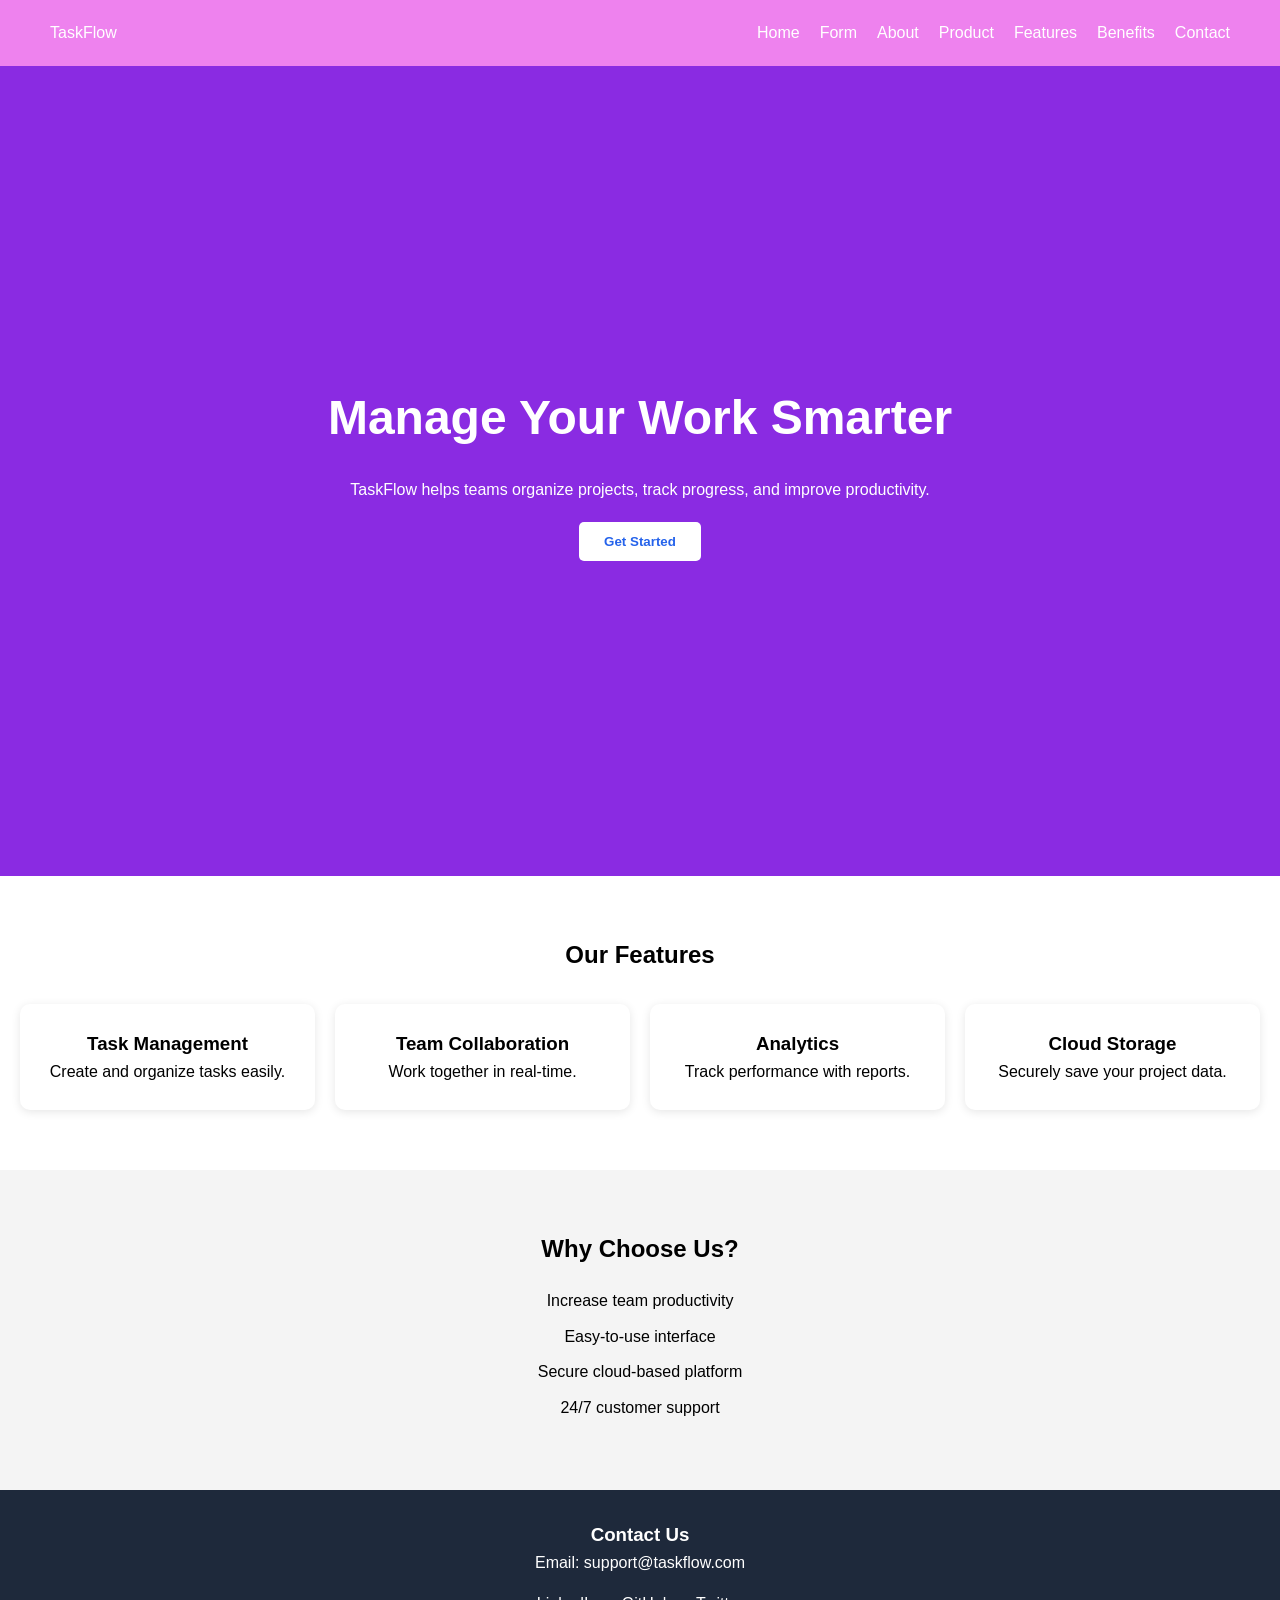
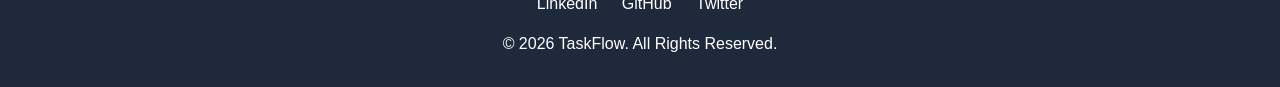
<file: git-class/Challenge1/Html/index.html>
<!DOCTYPE html>
<html lang="en">
<head>
    <meta charset="UTF-8">
    <meta name="viewport" content="width=device-width, initial-scale=1.0">
    <title>TaskFlow - Product Website</title>
    <link rel="stylesheet" href="../Css/index.css">
</head>
<body>

    <nav class="navbar">
        <div class="logo">TaskFlow</div>

        <ul class="nav-links">
            <li><a href="#">Home</a></li>
            <li><a href="./form.html">Form</a></li>
            <li><a href="./about.html">About</a></li>
            <li><a href="./product.html">Product</a></li>
            <li><a href="#features">Features</a></li>
            <li><a href="#benefits">Benefits</a></li>
            <li><a href="#contact">Contact</a></li>
        </ul>
    </nav>

   
    <section class="hero">
        <div class="hero-content">
            <h1>Manage Your Work Smarter</h1>

            <p>
                TaskFlow helps teams organize projects,
                track progress, and improve productivity.
            </p>

            <button>Get Started</button>
        </div>
    </section>
    <section id="features" class="features">
        <h2>Our Features</h2>

        <div class="feature-container">

            <div class="card">
                <h3>Task Management</h3>
                <p>Create and organize tasks easily.</p>
            </div>

            <div class="card">
                <h3>Team Collaboration</h3>
                <p>Work together in real-time.</p>
            </div>

            <div class="card">
                <h3>Analytics</h3>
                <p>Track performance with reports.</p>
            </div>

            <div class="card">
                <h3>Cloud Storage</h3>
                <p>Securely save your project data.</p>
            </div>

        </div>
    </section>
    <section id="benefits" class="benefits">
        <h2>Why Choose Us?</h2>

        <ul>
            <li>Increase team productivity</li>
            <li>Easy-to-use interface</li>
            <li>Secure cloud-based platform</li>
            <li>24/7 customer support</li>
        </ul>
    </section>
    <footer id="contact">
        <h3>Contact Us</h3>

        <p>Email: support@taskflow.com</p>

        <div class="social">
            <a href="#">LinkedIn</a>
            <a href="#">GitHub</a>
            <a href="#">Twitter</a>
        </div>

        <p>© 2026 TaskFlow. All Rights Reserved.</p>
    </footer>
</body>
</html>
</file>
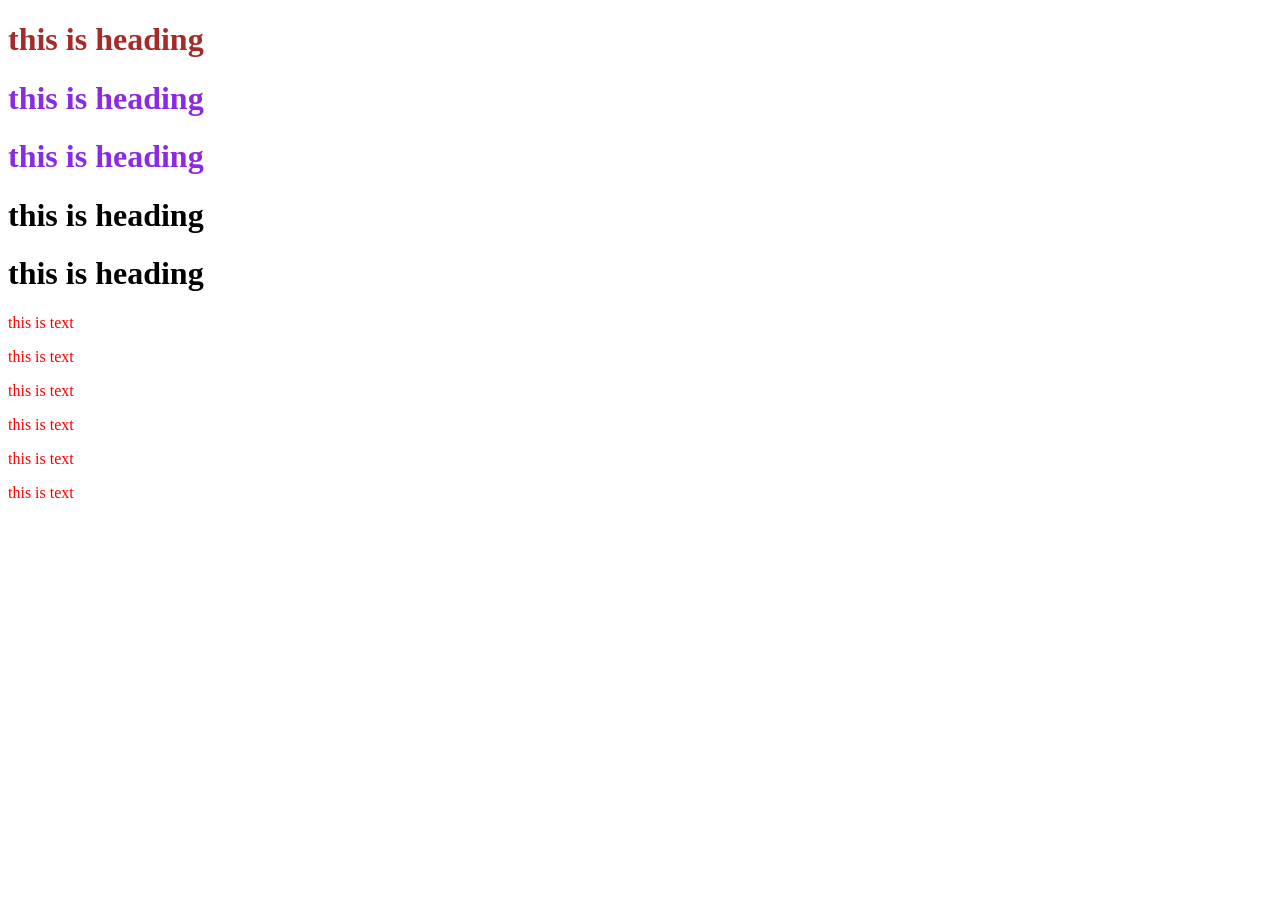
<file: git-class/HTMLClass/index2.html>
<!DOCTYPE html>
<html lang="en">
<head>
    <style>
        p{
            color:red
        }
        .blue{
            color: brown;
        }
        #bluevoilet{
            color:blueviolet
        }
        
    </style>
    <title>Document</title>
</head>
<body>
    <h1 class="blue">this is heading</h1>
    <h1 id="bluevoilet">this is heading</h1>
    <h1 id="bluevoilet">this is heading</h1>
    <h1>this is heading</h1>
    <h1>this is heading</h1>
    <p>this is text</p>
    <p>this is text</p>
    <p>this is text</p>
    <p>this is text</p>
    <p>this is text</p>
    <p>this is text</p>
</body>
</html>
</file>
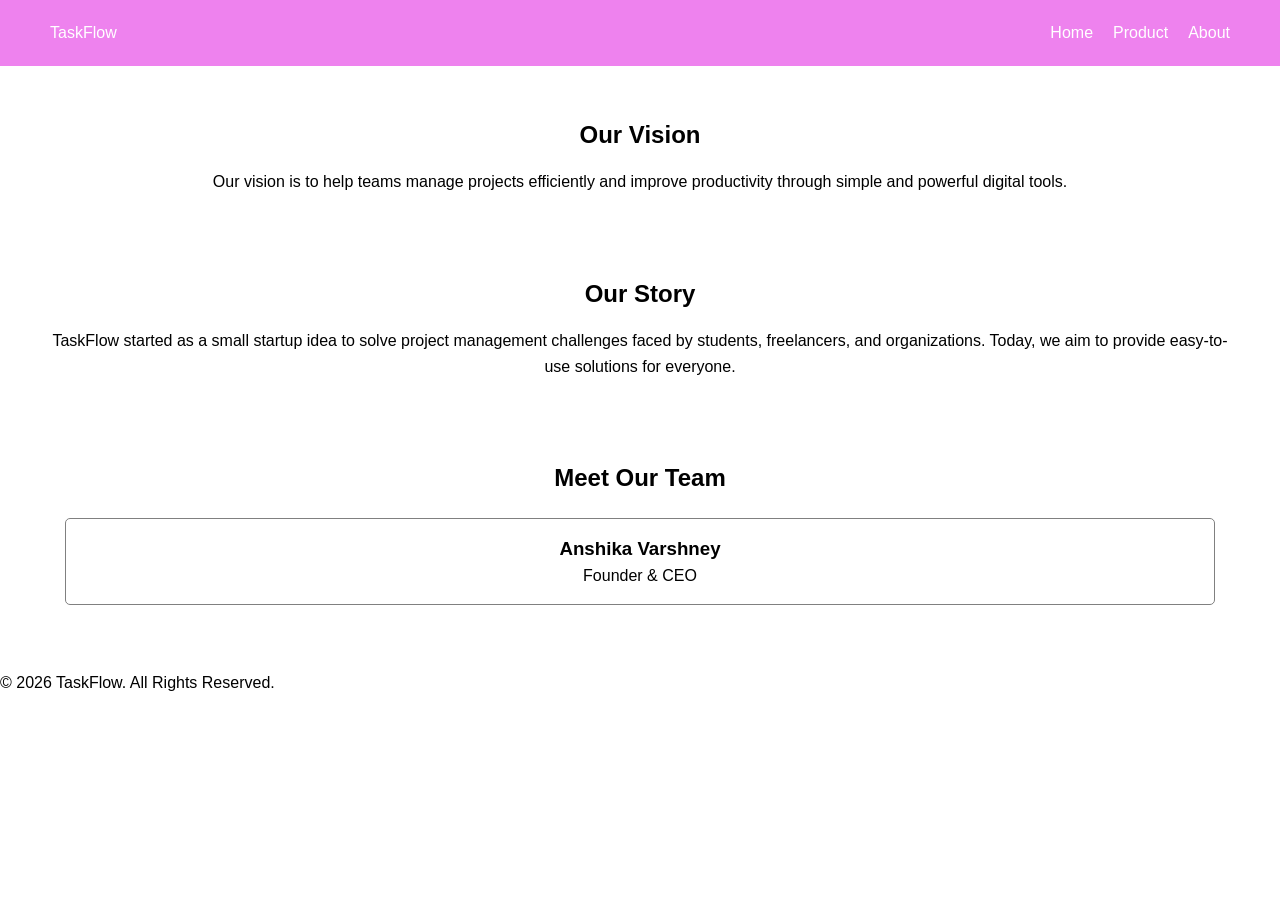
<file: git-class/Challenge1/Html/about.html>
<!DOCTYPE html>
<html lang="en">
<head>
    <meta charset="UTF-8">
    <meta name="viewport" content="width=device-width, initial-scale=1.0">
    <title>About TaskFlow</title>
    <link rel="stylesheet" href="../Css/about.css">
</head>
<body>
    <nav class="navbar">
        <div class="logo">TaskFlow</div>

        <ul class="nav-links">
            <li><a href="./index.html">Home</a></li>
            <li><a href="./product.html">Product</a></li>
            <li><a href="./about.html">About</a></li>
        </ul>
    </nav>

    <!-- Product Vision -->
    <section class="about-section">
        <h1>Our Vision</h1>

        <p>
            Our vision is to help teams manage projects
            efficiently and improve productivity through
            simple and powerful digital tools.
        </p>
    </section>
    <section class="about-section">
        <h2>Our Story</h2>

        <p>
            TaskFlow started as a small startup idea to solve
            project management challenges faced by students,
            freelancers, and organizations. Today, we aim to
            provide easy-to-use solutions for everyone.
        </p>
    </section>
    <section class="about-section">
        <h2>Meet Our Team</h2>

        <div class="team-container">

            <div class="card">
                <h3>Anshika Varshney</h3>
                <p>Founder & CEO</p>
            </div>


        </div>
    </section>
    <footer>
        <p>© 2026 TaskFlow. All Rights Reserved.</p>
    </footer>

</body>
</html>
</file>
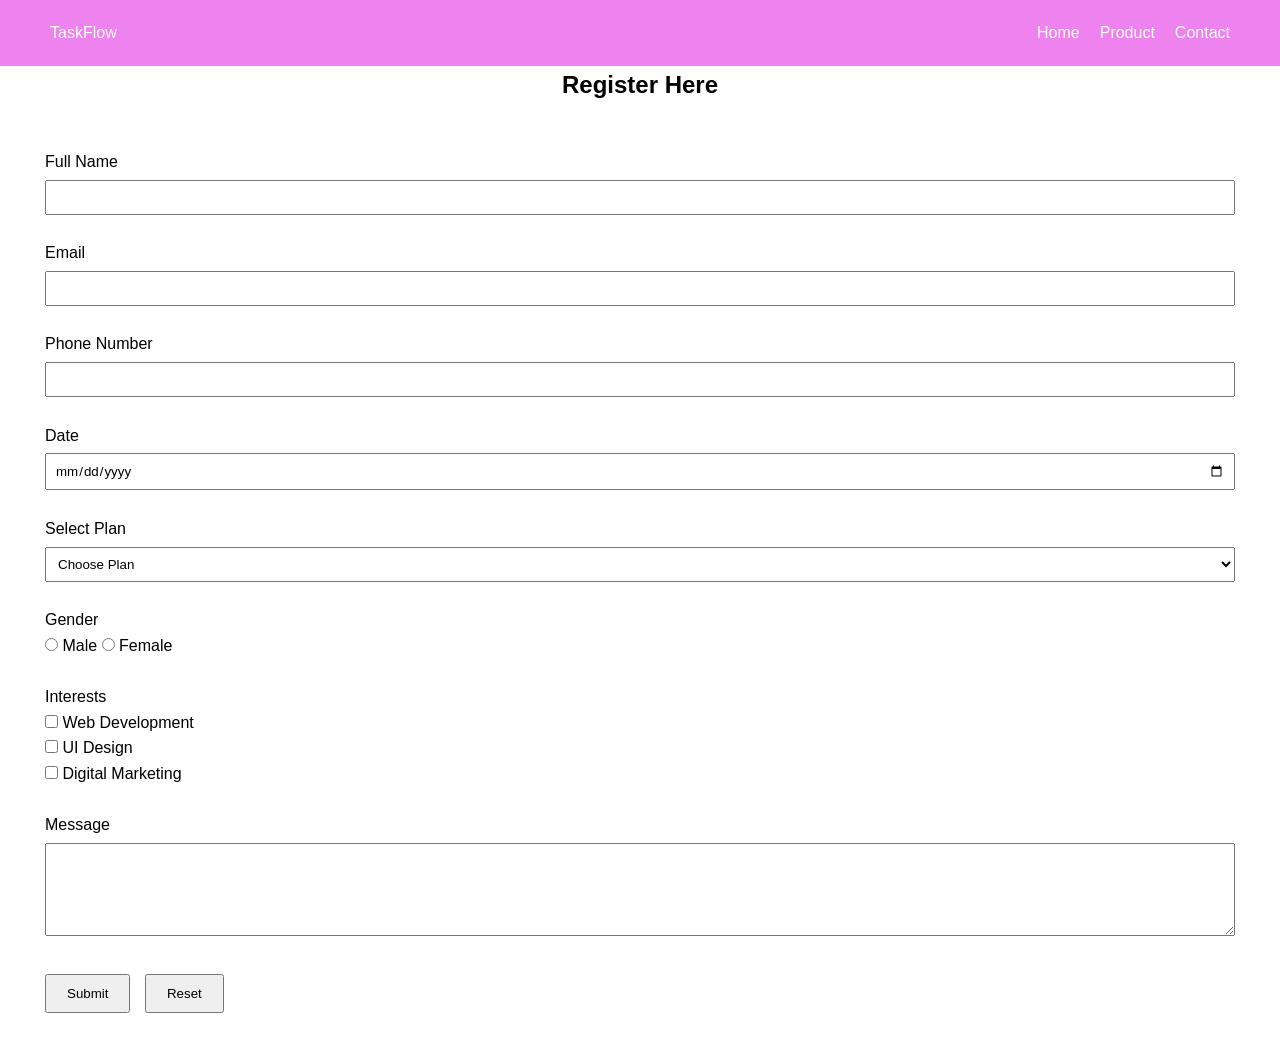
<file: git-class/Challenge1/Html/form.html>
<!DOCTYPE html>
<html lang="en">
<head>
    <meta charset="UTF-8">
    <meta name="viewport" content="width=device-width, initial-scale=1.0">
    <title>Contact Us</title>
    <link rel="stylesheet" href="../Css/form.css">
</head>
<body>

    <nav class="navbar">
        <div class="logo">TaskFlow</div>

        <ul class="nav-links">
            <li><a href="./index.html">Home</a></li>
            <li><a href="./product.html">Product</a></li>
            <li><a href="./contact.html">Contact</a></li>
        </ul>
    </nav>

    <section class="contact-form">

        <h1>Register Here</h1>

        <form>

            <label>Full Name</label><br>
            <input type="text" required><br><br>

            <label>Email</label><br>
            <input type="email" required><br><br>

            <label>Phone Number</label><br>
            <input type="tel" pattern="[0-9]{10}" required><br><br>

            <label>Date</label><br>
            <input type="date" required><br><br>

            <label>Select Plan</label><br>
            <select required>
                <option value="">Choose Plan</option>
                <option>Basic</option>
                <option>Pro</option>
                <option>Enterprise</option>
            </select>
            <br><br>

            <label>Gender</label><br>

            <input type="radio" name="gender">
            <label>Male</label>

            <input type="radio" name="gender">
            <label>Female</label>

            <br><br>

            <label>Interests</label><br>

            <input type="checkbox">
            <label>Web Development</label><br>

            <input type="checkbox">
            <label>UI Design</label><br>

            <input type="checkbox">
            <label>Digital Marketing</label>

            <br><br>

            <label>Message</label><br>

            <textarea rows="5" cols="40"></textarea>

            <br><br>

            <input type="submit" value="Submit">
            <input type="reset" value="Reset">

        </form>

    </section>

</body>
</html>
</file>
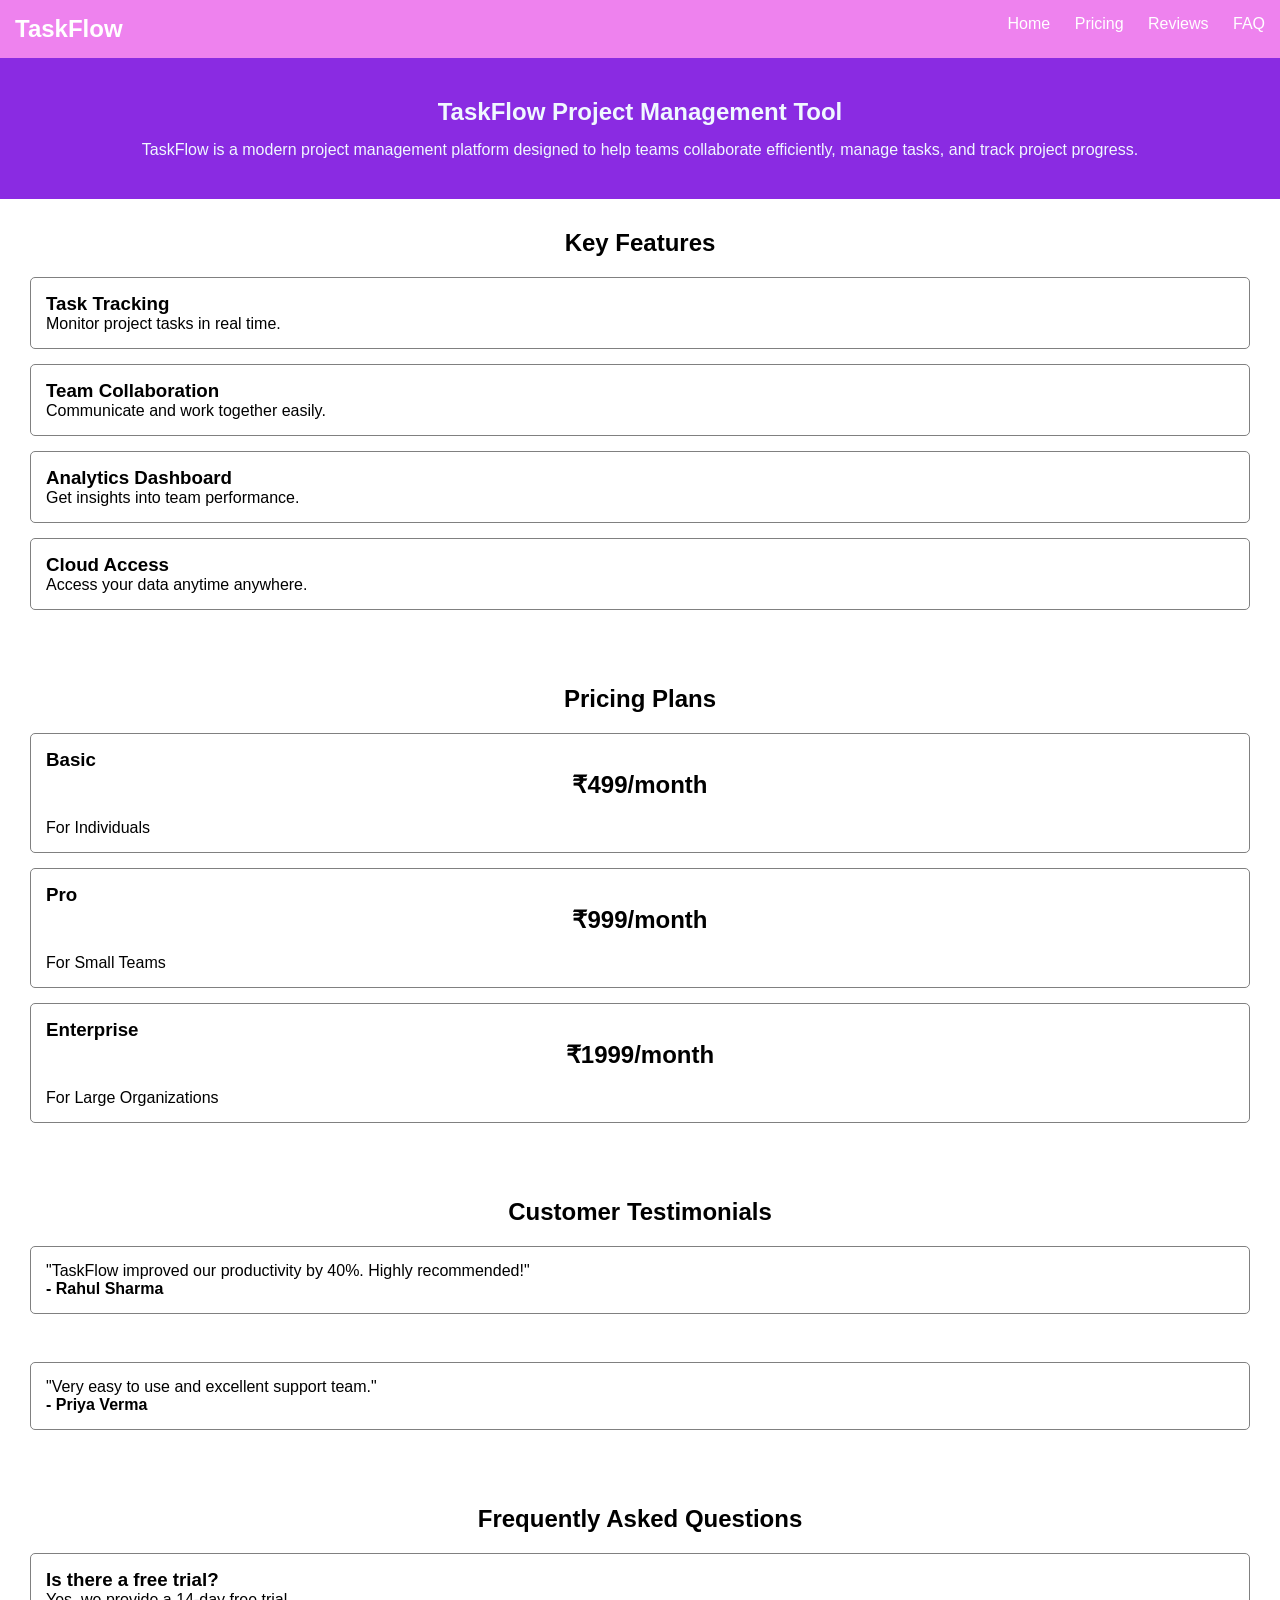
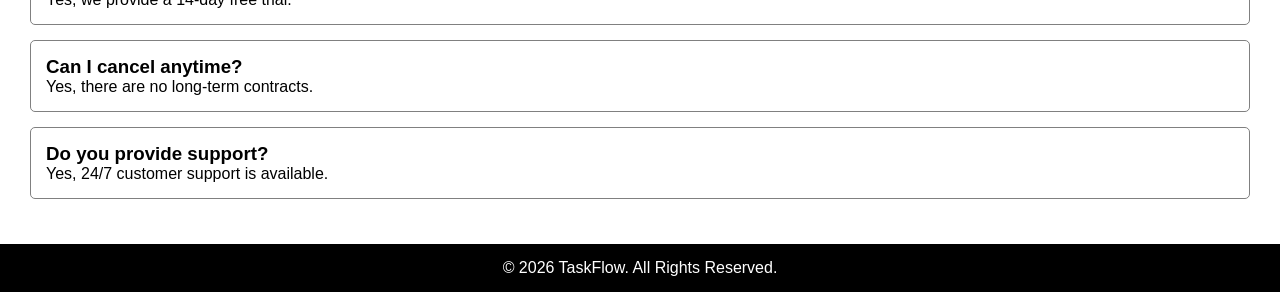
<file: git-class/Challenge1/Html/product.html>
<!DOCTYPE html>
<html lang="en">
<head>
    <meta charset="UTF-8">
    <meta name="viewport" content="width=device-width, initial-scale=1.0">
    <title>TaskFlow Product</title>
    <link rel="stylesheet" href="../Css/product.css">
</head>
<body>
    <nav class="navbar">
        <div class="logo">TaskFlow</div>

        <ul class="nav-links">
            <li><a href="./index.html">Home</a></li>
            <li><a href="#pricing">Pricing</a></li>
            <li><a href="#testimonials">Reviews</a></li>
            <li><a href="#faq">FAQ</a></li>
        </ul>
    </nav>
    <section class="overview">
        <h1>TaskFlow Project Management Tool</h1>

        <p>
            TaskFlow is a modern project management platform
            designed to help teams collaborate efficiently,
            manage tasks, and track project progress.
        </p>
    </section>
    <section class="features">
        <h2>Key Features</h2>

        <div class="feature-container">

            <div class="card">
                <h3>Task Tracking</h3>
                <p>Monitor project tasks in real time.</p>
            </div>

            <div class="card">
                <h3>Team Collaboration</h3>
                <p>Communicate and work together easily.</p>
            </div>

            <div class="card">
                <h3>Analytics Dashboard</h3>
                <p>Get insights into team performance.</p>
            </div>

            <div class="card">
                <h3>Cloud Access</h3>
                <p>Access your data anytime anywhere.</p>
            </div>

        </div>
    </section>
    <section id="pricing" class="pricing">
        <h2>Pricing Plans</h2>

        <div class="feature-container">

            <div class="card">
                <h3>Basic</h3>
                <h2>₹499/month</h2>
                <p>For Individuals</p>
            </div>

            <div class="card">
                <h3>Pro</h3>
                <h2>₹999/month</h2>
                <p>For Small Teams</p>
            </div>

            <div class="card">
                <h3>Enterprise</h3>
                <h2>₹1999/month</h2>
                <p>For Large Organizations</p>
            </div>

        </div>
    </section>
    <section id="testimonials" class="benefits">
        <h2>Customer Testimonials</h2>

        <div class="card">
            <p>
                "TaskFlow improved our productivity by 40%.
                Highly recommended!"
            </p>
            <h4>- Rahul Sharma</h4>
        </div>

        <br>

        <div class="card">
            <p>
                "Very easy to use and excellent support team."
            </p>
            <h4>- Priya Verma</h4>
        </div>
    </section>
    <section id="faq" class="features">
        <h2>Frequently Asked Questions</h2>

        <div class="card">
            <h3>Is there a free trial?</h3>
            <p>Yes, we provide a 14-day free trial.</p>
        </div>

        <div class="card">
            <h3>Can I cancel anytime?</h3>
            <p>Yes, there are no long-term contracts.</p>
        </div>

        <div class="card">
            <h3>Do you provide support?</h3>
            <p>Yes, 24/7 customer support is available.</p>
        </div>
    </section>
    <footer>
        <p>© 2026 TaskFlow. All Rights Reserved.</p>
    </footer>
</body>
</html>
</file>
<file: git-class/Challenge1/Css/index.css>
*{
    margin:0;
    padding:0;
    box-sizing:border-box;
    font-family:Arial, sans-serif;
}

body{
    line-height:1.6;
}

.navbar{
    display:flex;
    justify-content:space-between;
    align-items:center;
    padding:20px 50px;
    background:violet;
    color:white;
}

.nav-links{
    display:flex;
    list-style:none;
    gap:20px;
}

.nav-links a{
    color:white;
    text-decoration:none;
}

.hero{
    height:90vh;
    display:flex;
    justify-content:center;
    align-items:center;
    text-align:center;
    background:blueviolet;
    color:white;
}

.hero h1{
    font-size:3rem;
}

.hero p{
    margin:20px 0;
}

.hero button{
    padding:12px 25px;
    border:none;
    background:white;
    color:#2563eb;
    font-weight:bold;
    cursor:pointer;
    border-radius:5px;
}

.features{
    padding:60px 20px;
    text-align:center;
}

.feature-container{
    display:grid;
    grid-template-columns:repeat(auto-fit,minmax(250px,1fr));
    gap:20px;
    margin-top:30px;
}

.card{
    padding:25px;
    border-radius:10px;
    box-shadow:0 2px 10px rgba(0,0,0,0.1);
}

.benefits{
    padding:60px 20px;
    background:#f4f4f4;
    text-align:center;
}

.benefits ul{
    list-style:none;
    margin-top:20px;
}

.benefits li{
    margin:10px 0;
}

footer{
    background:#1e293b;
    color:white;
    text-align:center;
    padding:30px;
}

.social{
    margin:15px 0;
}

.social a{
    color:white;
    margin:0 10px;
    text-decoration:none;
}
</file>
<file: git-class/Challenge1/Css/about.css>
*{
    margin:0;
    padding:0;
    box-sizing:border-box;
    font-family:Arial, sans-serif;
}

body{
    line-height:1.6;
}

.navbar{
    display:flex;
    justify-content:space-between;
    align-items:center;
    padding:20px 50px;
    background:violet;
    color:white;
}

.nav-links{
    display:flex;
    list-style:none;
    gap:20px;
}

.nav-links a{
    color:white;
    text-decoration:none;
}






.about-section{
    margin: 20px;
    padding: 30px;
    text-align: center;
}

.about-section h1,
.about-section h2{
    margin-bottom: 15px;
}

.team-container{
    margin-top: 20px;
}

.card{
    border: 1px solid gray;
    padding: 15px;
    margin: 15px;
    border-radius: 5px;
}
</file>
<file: git-class/Challenge1/Css/form.css>
*{
    margin:0;
    padding:0;
    box-sizing:border-box;
    font-family:Arial, sans-serif;
}

body{
    line-height:1.6;
}
.navbar{
    display:flex;
    justify-content:space-between;
    align-items:center;
    padding:20px 50px;
    background:violet;
    color:white;
}

.nav-links{
    display:flex;
    list-style:none;
    gap:20px;
}

.nav-links a{
    color:white;
    text-decoration:none;
}
contact-form{
    width: 500px;
    margin: 30px auto;
}
form{
    margin:45px;
}

.contact-form h1{
    text-align: center;
    margin-bottom: 20px;
}

.contact-form input,
.contact-form select,
.contact-form textarea{
    width: 100%;
    padding: 8px;
    margin-top: 5px;
}

input[type="radio"],
input[type="checkbox"]{
    width: auto;
}

input[type="submit"],
input[type="reset"]{
    width: auto;
    padding: 10px 20px;
    margin-right: 10px;
}
</file>
<file: git-class/Challenge1/Css/product.css>
*{
    margin: 0;
    padding: 0;
    box-sizing: border-box;
}

body{
    font-family: Arial, sans-serif;
}

/* Navbar */
.navbar{
    background-color:violet;
    color: white;
    padding: 15px;
}

.logo{
    display: inline-block;
    font-size: 24px;
    font-weight: bold;
}

.nav-links{
    float: right;
    list-style: none;
}

.nav-links li{
    display: inline;
    margin-left: 20px;
}

.nav-links a{
    color: white;
    text-decoration: none;
}
.overview{
    text-align: center;
    padding: 40px;
    background-color:blueviolet;
}

.overview h1{
    margin-bottom: 15px;
    color:aliceblue
}
.overview p{
    color: aliceblue;
}

.features,
.pricing,
.benefits{
    padding: 30px;
}

.features h2,
.pricing h2,
.benefits h2{
    text-align: center;
    margin-bottom: 20px;
}
.card{
    border: 1px solid gray;
    padding: 15px;
    margin: 15px 0;
    border-radius: 5px;
}
footer{
    background-color: black;
    color: white;
    text-align: center;
    padding: 15px;
}
</file>
